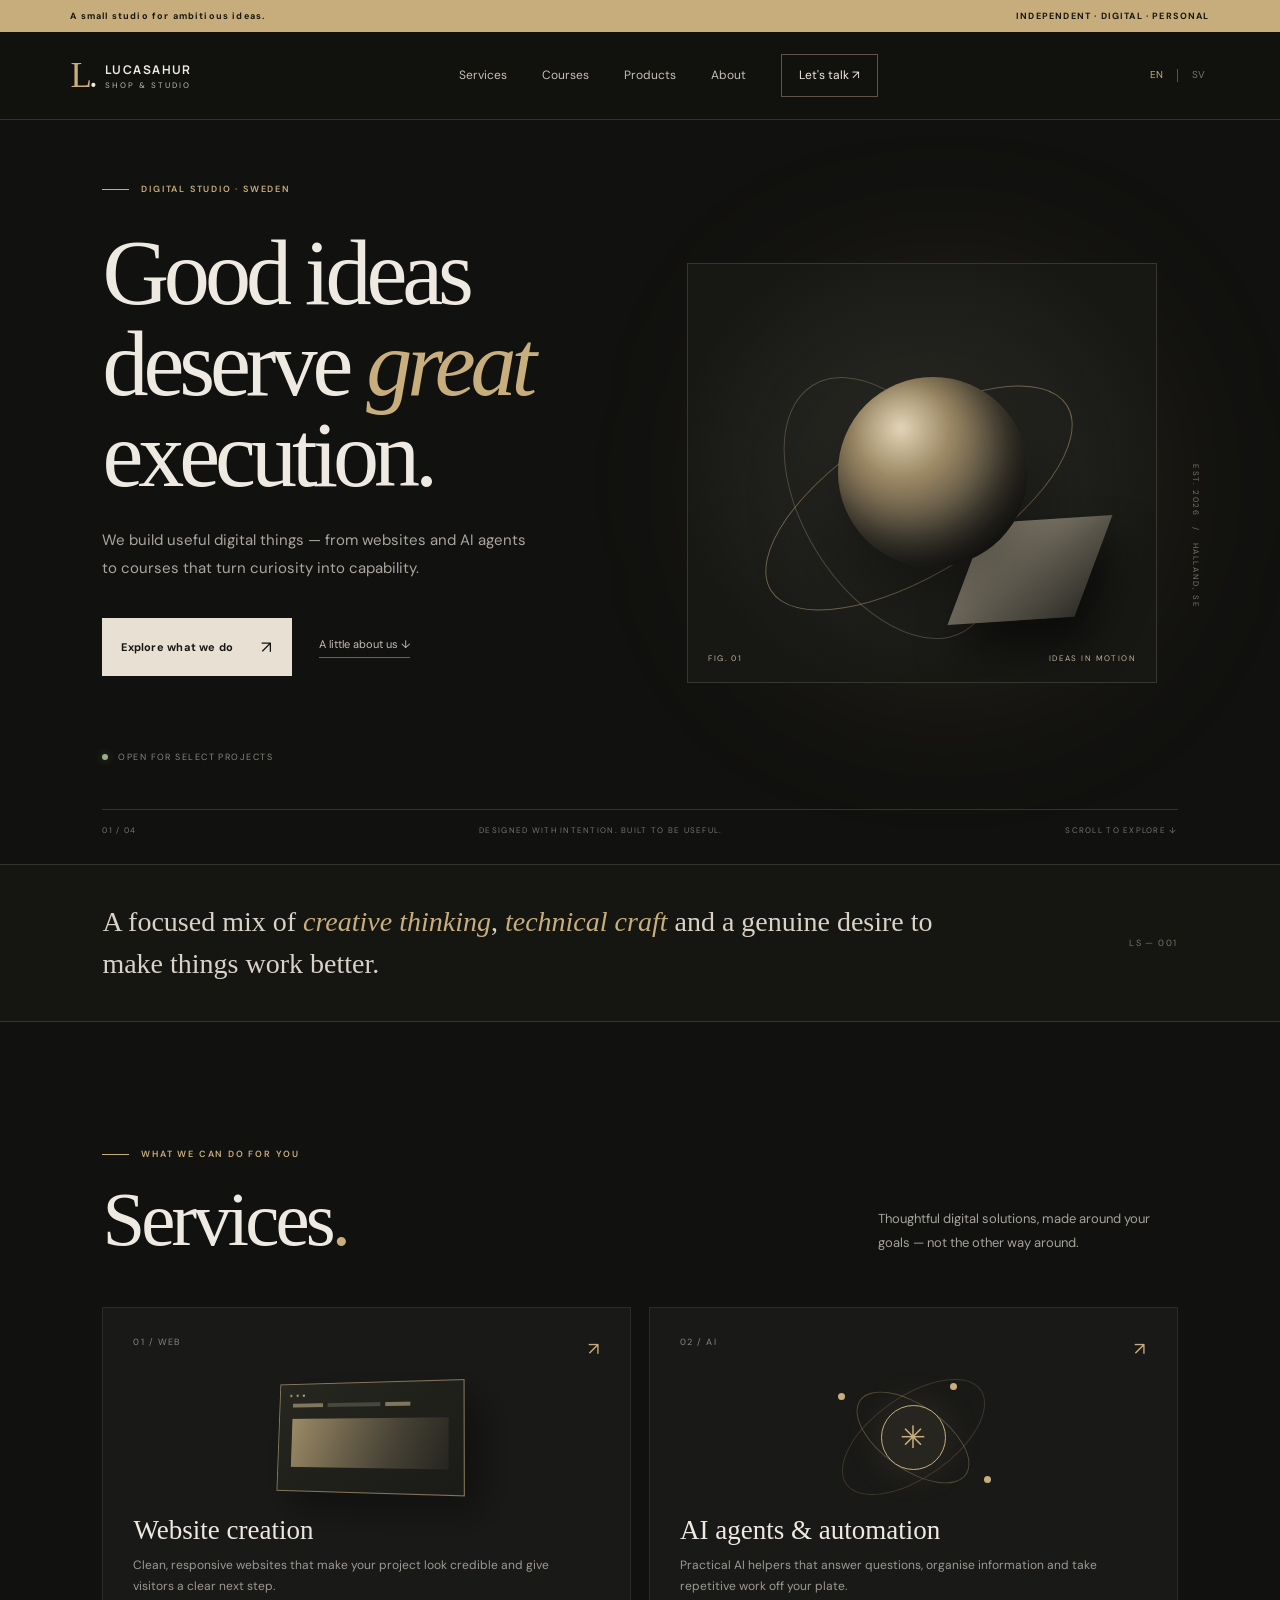
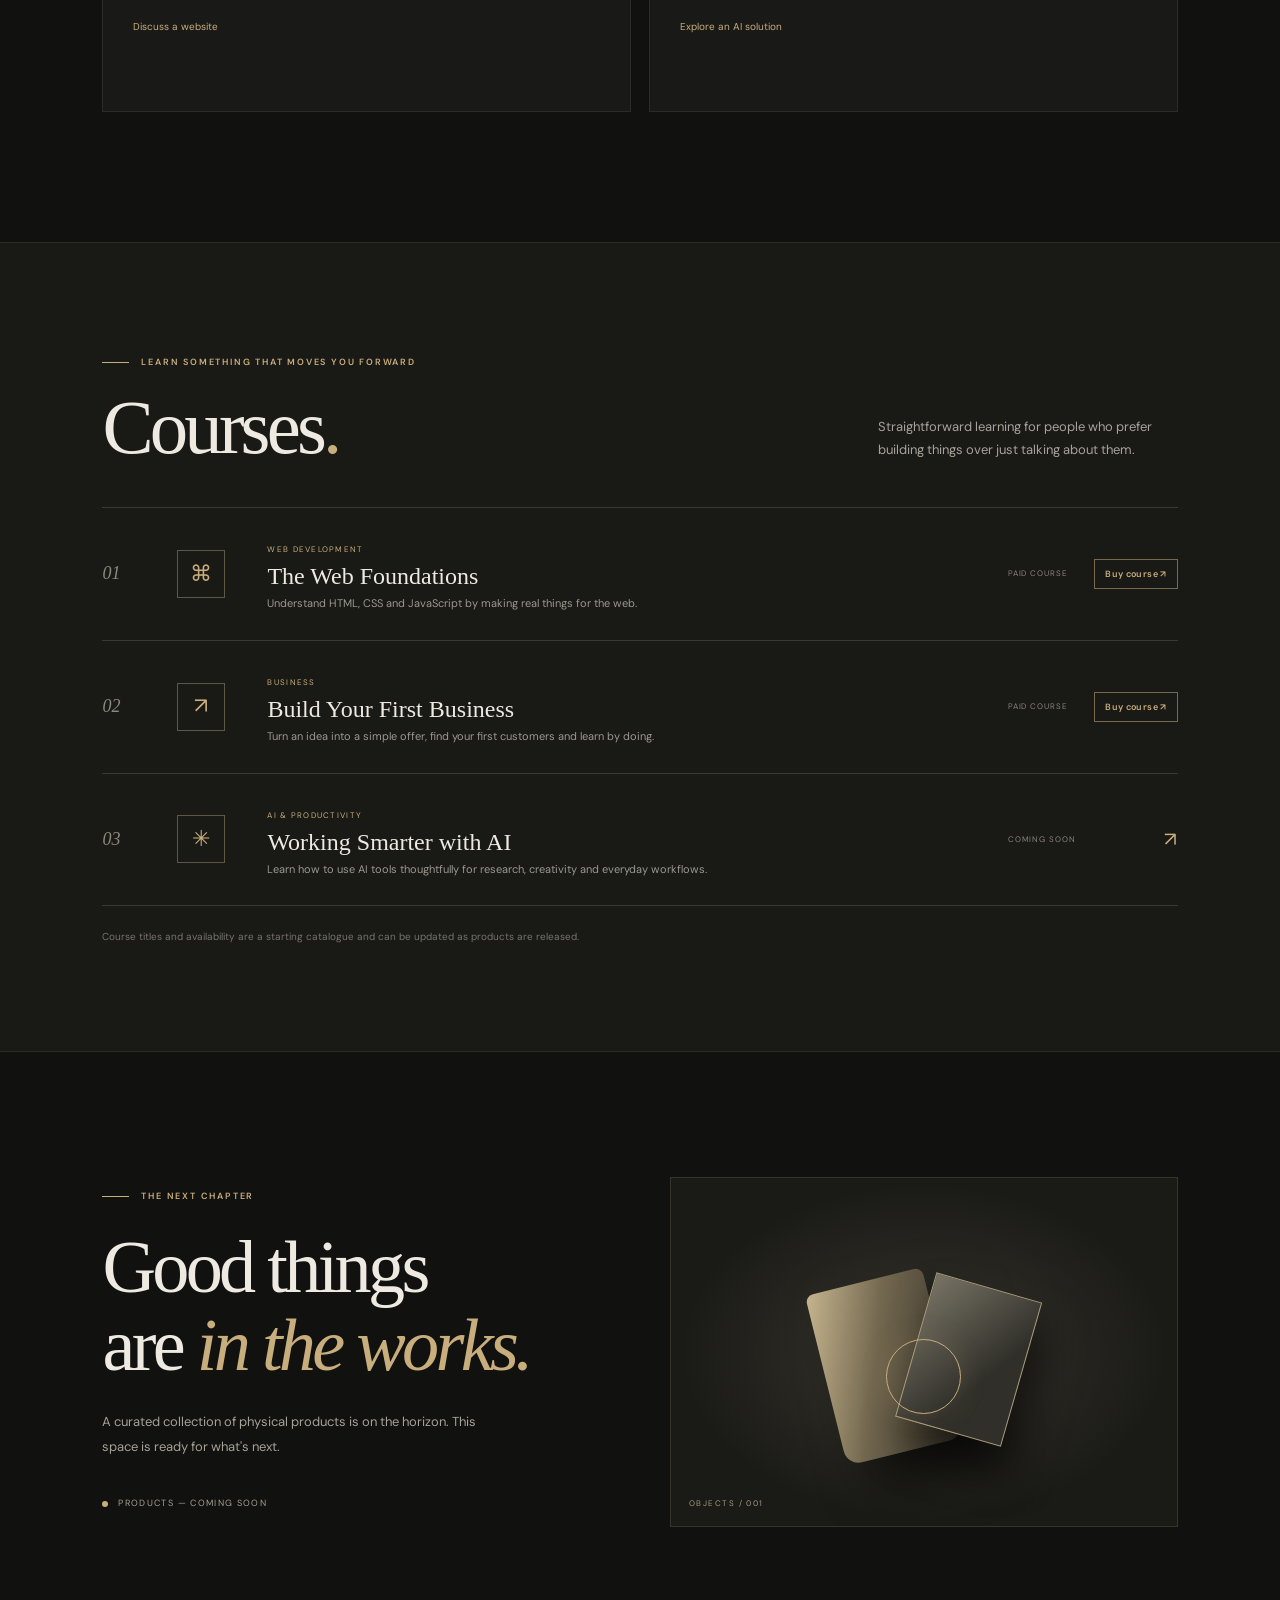
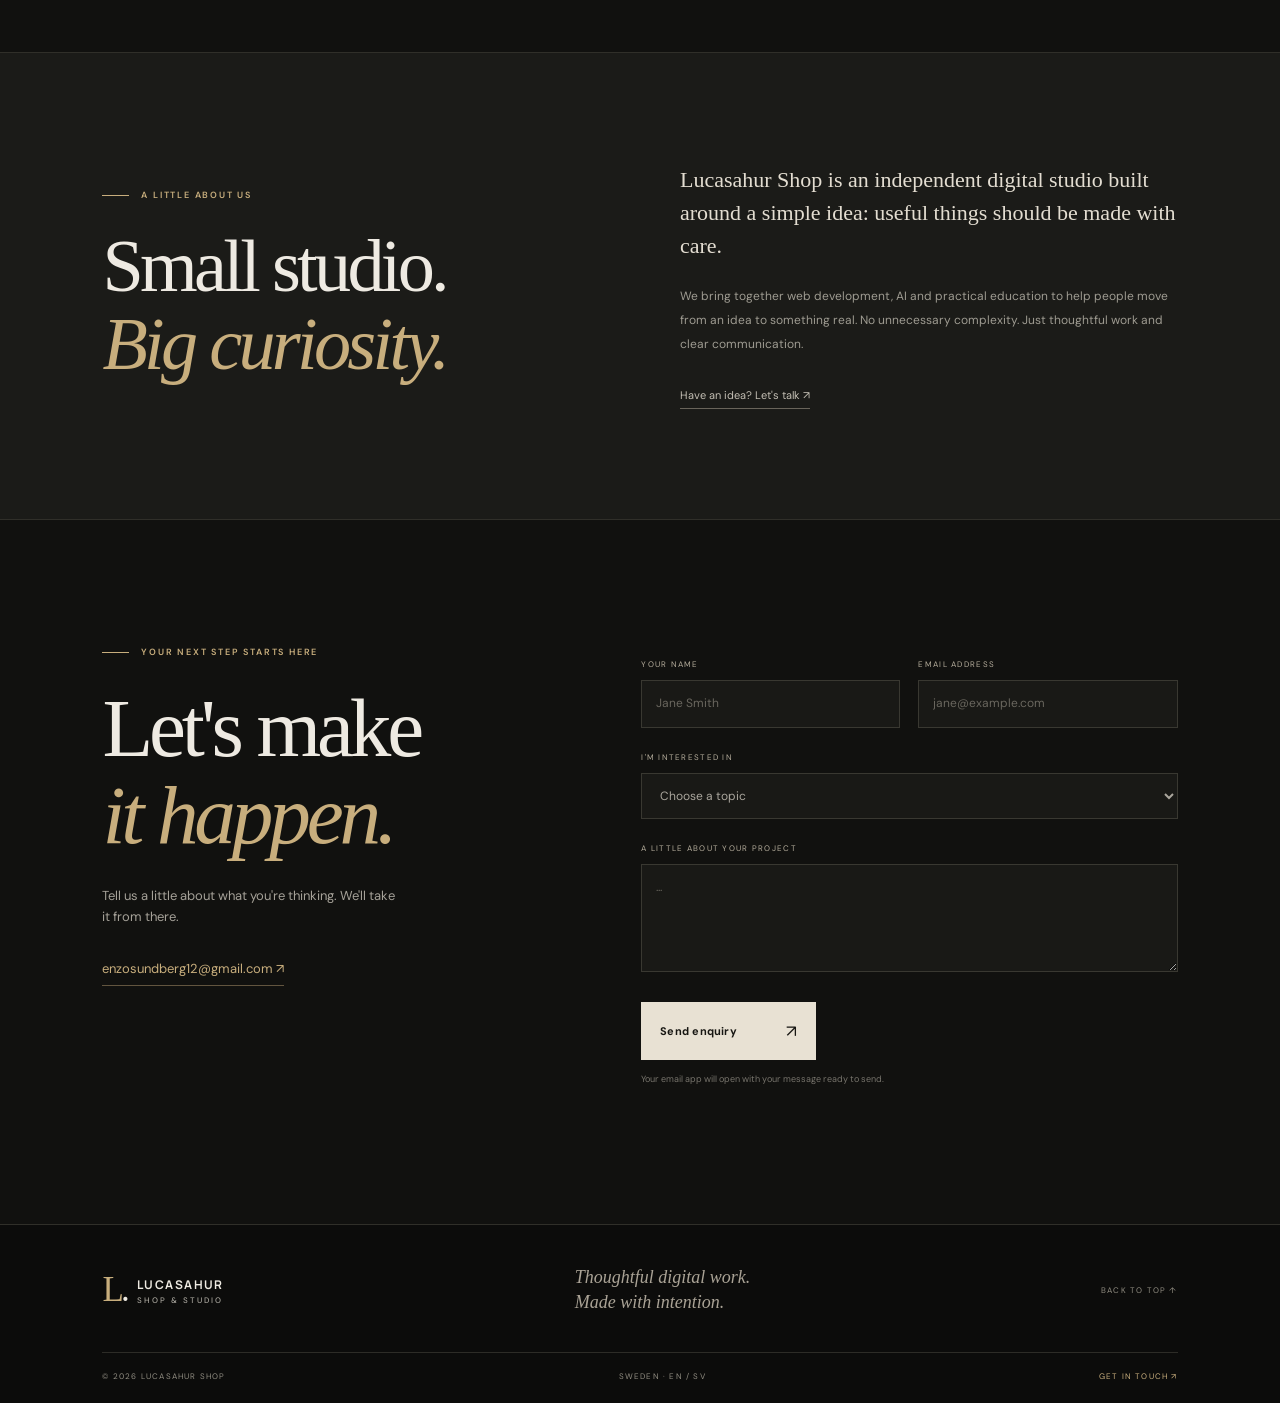
<file: index.html>
<!DOCTYPE html>
<html lang="en">
<head>
  <meta charset="UTF-8"><meta name="viewport" content="width=device-width, initial-scale=1">
  <meta name="theme-color" content="#11110f">
  <meta name="description" content="Lucasahur Shop — digital services, practical courses and thoughtful products.">
  <meta property="og:title" content="Lucasahur Shop — Digital, thoughtfully made">
  <meta property="og:description" content="Websites, AI agents and practical digital courses.">
  <title>Lucasahur Shop — Digital, thoughtfully made</title>
  <link rel="preconnect" href="https://fonts.googleapis.com">
  <link rel="preconnect" href="https://fonts.gstatic.com" crossorigin>
  <link href="https://fonts.googleapis.com/css2?family=DM+Sans:wght@400;500;600;700&family=Manrope:wght@400;500;600;700;800&display=swap" rel="stylesheet">
  <link rel="stylesheet" href="styles.css">
  <script defer src="script.js"></script>
  <script defer src="course-system.js"></script>
</head>
<body>
  <div class="announcement"><span data-en="A small studio for ambitious ideas." data-sv="En liten studio för stora idéer.">A small studio for ambitious ideas.</span><span class="announcement-right" data-en="INDEPENDENT · DIGITAL · PERSONAL" data-sv="OBEROENDE · DIGITALT · PERSONLIGT">INDEPENDENT · DIGITAL · PERSONAL</span></div>
  <header class="site-header">
    <a class="wordmark" href="#home" aria-label="Lucasahur Shop home"><span class="mark">L<span>.</span></span><span>LUCASAHUR<small>SHOP & STUDIO</small></span></a>
    <button class="menu-toggle" aria-label="Open menu" aria-expanded="false"><i></i><i></i></button>
    <nav class="main-nav">
      <a href="#services" data-en="Services" data-sv="Tjänster">Services</a>
      <a href="#courses" data-en="Courses" data-sv="Kurser">Courses</a>
      <a href="#products" data-en="Products" data-sv="Produkter">Products</a>
      <a href="#about" data-en="About" data-sv="Om oss">About</a>
      <a class="nav-contact" href="#contact" data-en="Let's talk ↗" data-sv="Kontakta oss ↗">Let's talk ↗</a>
    </nav>
    <div class="language-switch" aria-label="Language"><button class="lang active" data-lang="en">EN</button><span></span><button class="lang" data-lang="sv">SV</button></div>
  </header>

  <main>
    <section class="hero section-wrap" id="home">
      <div class="hero-copy">
        <div class="eyebrow"><span class="eyebrow-line"></span><span data-en="DIGITAL STUDIO · SWEDEN" data-sv="DIGITAL STUDIO · SVERIGE">DIGITAL STUDIO · SWEDEN</span></div>
        <h1 data-en="Good ideas<br>deserve <em>great</em><br>execution." data-sv="Bra idéer<br>förtjänar <em>riktigt</em><br>bra utförande.">Good ideas<br>deserve <em>great</em><br>execution.</h1>
        <p class="hero-lead" data-en="We build useful digital things — from websites and AI agents to courses that turn curiosity into capability." data-sv="Vi bygger användbara digitala lösningar — från webbplatser och AI-agenter till kurser som gör nyfikenhet till kunskap.">We build useful digital things — from websites and AI agents to courses that turn curiosity into capability.</p>
        <div class="hero-actions"><a class="button button-light" href="#services"><span data-en="Explore what we do" data-sv="Utforska våra tjänster">Explore what we do</span><b>↗</b></a><a class="text-link" href="#about" data-en="A little about us ↓" data-sv="Lite om oss ↓">A little about us ↓</a></div>
        <div class="hero-footnote"><span class="status-dot"></span><span data-en="OPEN FOR SELECT PROJECTS" data-sv="ÖPPEN FÖR UTVALDA PROJEKT">OPEN FOR SELECT PROJECTS</span></div>
      </div>
      <div class="hero-art" aria-label="Abstract architectural artwork">
        <div class="art-glow"></div><div class="art-frame"><div class="art-orbit orbit-one"></div><div class="art-orbit orbit-two"></div><div class="art-sphere"></div><div class="art-block"></div><div class="art-caption"><span>FIG. 01</span><span>IDEAS IN MOTION</span></div></div>
        <div class="art-side-note">EST. 2026&nbsp;&nbsp; / &nbsp;&nbsp;HALLAND, SE</div>
      </div>
      <div class="hero-bottom"><span>01 / 04</span><span data-en="DESIGNED WITH INTENTION. BUILT TO BE USEFUL." data-sv="GENOMTÄNKT DESIGN. BYGGT FÖR ATT VARA ANVÄNDBART.">DESIGNED WITH INTENTION. BUILT TO BE USEFUL.</span><span>SCROLL TO EXPLORE ↓</span></div>
    </section>

    <section class="intro-strip"><p data-en="A focused mix of <strong>creative thinking</strong>, <strong>technical craft</strong> and a genuine desire to make things work better." data-sv="En genomtänkt blandning av <strong>kreativt tänkande</strong>, <strong>tekniskt hantverk</strong> och en vilja att göra saker bättre.">A focused mix of <strong>creative thinking</strong>, <strong>technical craft</strong> and a genuine desire to make things work better.</p><span>LS — 001</span></section>

    <section class="content-section section-wrap" id="services">
      <div class="section-heading"><div><div class="eyebrow"><span class="eyebrow-line"></span><span data-en="WHAT WE CAN DO FOR YOU" data-sv="VAD VI KAN HJÄLPA DIG MED">WHAT WE CAN DO FOR YOU</span></div><h2 data-en="Services<span class='heading-period'>.</span>" data-sv="Tjänster<span class='heading-period'>.</span>">Services<span class="heading-period">.</span></h2></div><p data-en="Thoughtful digital solutions, made around your goals — not the other way around." data-sv="Genomtänkta digitala lösningar byggda kring dina mål — inte tvärtom.">Thoughtful digital solutions, made around your goals — not the other way around.</p></div>
      <div class="service-grid">
        <article class="service-card"><div class="card-top"><span>01 / WEB</span><span class="card-icon">↗</span></div><div class="line-art web-art"><div class="browser"><div class="browser-dots">•••</div><div class="browser-lines"><i></i><i></i><i></i></div><div class="browser-block"></div></div></div><h3 data-en="Website creation" data-sv="Webbdesign & utveckling">Website creation</h3><p data-en="Clean, responsive websites that make your project look credible and give visitors a clear next step." data-sv="Snygga, responsiva webbplatser som bygger förtroende och gör det enkelt för besökare att ta nästa steg.">Clean, responsive websites that make your project look credible and give visitors a clear next step.</p><a href="#contact" class="card-link" data-en="Discuss a website" data-sv="Prata om en webbplats">Discuss a website <b>↗</b></a></article>
        <article class="service-card"><div class="card-top"><span>02 / AI</span><span class="card-icon">↗</span></div><div class="line-art ai-art"><div class="ai-core">✳</div><div class="ai-ring ring-a"></div><div class="ai-ring ring-b"></div><span class="ai-node node-a"></span><span class="ai-node node-b"></span><span class="ai-node node-c"></span></div><h3 data-en="AI agents & automation" data-sv="AI-agenter & automatisering">AI agents & automation</h3><p data-en="Practical AI helpers that answer questions, organise information and take repetitive work off your plate." data-sv="Smarta AI-hjälpare som svarar på frågor, organiserar information och automatiserar repetitiva uppgifter.">Practical AI helpers that answer questions, organise information and take repetitive work off your plate.</p><a href="#contact" class="card-link" data-en="Explore an AI solution" data-sv="Utforska en AI-lösning">Explore an AI solution <b>↗</b></a></article>
      </div>
    </section>

    <section class="courses-section" id="courses"><div class="section-wrap">
      <div class="section-heading"><div><div class="eyebrow"><span class="eyebrow-line"></span><span data-en="LEARN SOMETHING THAT MOVES YOU FORWARD" data-sv="LÄR DIG NÅGOT SOM TAR DIG VIDARE">LEARN SOMETHING THAT MOVES YOU FORWARD</span></div><h2 data-en="Courses<span class='heading-period'>.</span>" data-sv="Kurser<span class='heading-period'>.</span>">Courses<span class="heading-period">.</span></h2></div><p data-en="Straightforward learning for people who prefer building things over just talking about them." data-sv="Praktiskt lärande för dig som hellre bygger saker än bara pratar om dem.">Straightforward learning for people who prefer building things over just talking about them.</p></div>
      <div class="course-list">
        <article class="course-row"><div class="course-number">01</div><div class="course-symbol">⌘</div><div class="course-info"><span class="course-tag" data-en="WEB DEVELOPMENT" data-sv="WEBBUTVECKLING">WEB DEVELOPMENT</span><h3 data-en="The Web Foundations" data-sv="Grunderna i webben">The Web Foundations</h3><p data-en="Understand HTML, CSS and JavaScript by making real things for the web." data-sv="Lär dig HTML, CSS och JavaScript genom att skapa riktiga saker för webben.">Understand HTML, CSS and JavaScript by making real things for the web.</p></div><div class="course-meta"><span data-en="PAID COURSE" data-sv="BETALKURS">PAID COURSE</span><button class="course-buy" data-course-buy="web-foundations" data-en="Buy course ↗" data-sv="Köp kurs ↗" type="button">Buy course ↗</button></div></article>
        <article class="course-row"><div class="course-number">02</div><div class="course-symbol">↗</div><div class="course-info"><span class="course-tag" data-en="BUSINESS" data-sv="FÖRETAGANDE">BUSINESS</span><h3 data-en="Build Your First Business" data-sv="Starta ditt första företag">Build Your First Business</h3><p data-en="Turn an idea into a simple offer, find your first customers and learn by doing." data-sv="Förvandla en idé till ett erbjudande, hitta dina första kunder och lär genom att göra.">Turn an idea into a simple offer, find your first customers and learn by doing.</p></div><div class="course-meta"><span data-en="PAID COURSE" data-sv="BETALKURS">PAID COURSE</span><button class="course-buy" data-course-buy="first-business" data-en="Buy course ↗" data-sv="Köp kurs ↗" type="button">Buy course ↗</button></div></article>
        <article class="course-row"><div class="course-number">03</div><div class="course-symbol">✳</div><div class="course-info"><span class="course-tag" data-en="AI & PRODUCTIVITY" data-sv="AI & PRODUKTIVITET">AI & PRODUCTIVITY</span><h3 data-en="Working Smarter with AI" data-sv="Arbeta smartare med AI">Working Smarter with AI</h3><p data-en="Learn how to use AI tools thoughtfully for research, creativity and everyday workflows." data-sv="Lär dig använda AI-verktyg för research, kreativitet och vardagliga arbetsflöden.">Learn how to use AI tools thoughtfully for research, creativity and everyday workflows.</p></div><div class="course-meta"><span data-en="COMING SOON" data-sv="KOMMER SNART">COMING SOON</span><a href="#contact" aria-label="Enquire about Working Smarter with AI">↗</a></div></article>
      </div>
      <p class="small-note" data-en="Course titles and availability are a starting catalogue and can be updated as products are released." data-sv="Kursnamn och tillgänglighet är en första katalog som kan uppdateras när kurser lanseras.">Course titles and availability are a starting catalogue and can be updated as products are released.</p>
    </div></section>

    <section class="products-section section-wrap" id="products"><div class="products-copy"><div class="eyebrow"><span class="eyebrow-line"></span><span data-en="THE NEXT CHAPTER" data-sv="NÄSTA KAPITEL">THE NEXT CHAPTER</span></div><h2 data-en="Good things<br>are <em>in the works.</em>" data-sv="Något bra<br>är <em>på gång.</em>">Good things<br>are <em>in the works.</em></h2><p data-en="A curated collection of physical products is on the horizon. This space is ready for what's next." data-sv="En noga utvald samling fysiska produkter är på väg. Den här platsen väntar på nästa kapitel.">A curated collection of physical products is on the horizon. This space is ready for what's next.</p><span class="coming-label"><i></i><span data-en="PRODUCTS — COMING SOON" data-sv="PRODUKTER — KOMMER SNART">PRODUCTS — COMING SOON</span></span></div><div class="product-visual"><div class="product-shape shape-one"></div><div class="product-shape shape-two"></div><div class="product-shape shape-three"></div><span>OBJECTS / 001</span></div></section>

    <section class="about-section" id="about"><div class="section-wrap about-grid"><div><div class="eyebrow"><span class="eyebrow-line"></span><span data-en="A LITTLE ABOUT US" data-sv="LITE OM OSS">A LITTLE ABOUT US</span></div><h2 data-en="Small studio.<br><em>Big curiosity.</em>" data-sv="Liten studio.<br><em>Stor nyfikenhet.</em>">Small studio.<br><em>Big curiosity.</em></h2></div><div class="about-copy"><p class="about-lead" data-en="Lucasahur Shop is an independent digital studio built around a simple idea: useful things should be made with care." data-sv="Lucasahur Shop är en fristående digital studio med en enkel idé: användbara saker ska skapas med omtanke.">Lucasahur Shop is an independent digital studio built around a simple idea: useful things should be made with care.</p><p data-en="We bring together web development, AI and practical education to help people move from an idea to something real. No unnecessary complexity. Just thoughtful work and clear communication." data-sv="Vi kombinerar webbutveckling, AI och praktiskt lärande för att hjälpa människor gå från idé till verklighet. Ingen onödig komplexitet. Bara genomtänkt arbete och tydlig kommunikation.">We bring together web development, AI and practical education to help people move from an idea to something real. No unnecessary complexity. Just thoughtful work and clear communication.</p><a class="text-link" href="#contact" data-en="Have an idea? Let's talk ↗" data-sv="Har du en idé? Hör av dig ↗">Have an idea? Let's talk ↗</a></div></div></section>

    <section class="contact-section section-wrap" id="contact"><div class="contact-heading"><div class="eyebrow"><span class="eyebrow-line"></span><span data-en="YOUR NEXT STEP STARTS HERE" data-sv="DITT NÄSTA STEG BÖRJAR HÄR">YOUR NEXT STEP STARTS HERE</span></div><h2 data-en="Let's make<br><em>it happen.</em>" data-sv="Låt oss<br><em>förverkliga det.</em>">Let's make<br><em>it happen.</em></h2><p data-en="Tell us a little about what you're thinking. We'll take it from there." data-sv="Berätta lite om vad du har i tankarna. Vi tar det vidare därifrån.">Tell us a little about what you're thinking. We'll take it from there.</p><a class="email-link" href="mailto:enzosundberg12@gmail.com">enzosundberg12@gmail.com ↗</a></div>
      <form class="contact-form" id="contactForm"><div class="form-row"><label><span data-en="YOUR NAME" data-sv="DITT NAMN">YOUR NAME</span><input name="name" required autocomplete="name" placeholder="Jane Smith"></label><label><span data-en="EMAIL ADDRESS" data-sv="E-POSTADRESS">EMAIL ADDRESS</span><input type="email" name="email" required autocomplete="email" placeholder="jane@example.com"></label></div><label><span data-en="I'M INTERESTED IN" data-sv="JAG ÄR INTRESSERAD AV">I'M INTERESTED IN</span><select name="interest" required><option value="" data-en="Choose a topic" data-sv="Välj ett ämne">Choose a topic</option><option>Website / Webbplats</option><option>AI agent / AI-agent</option><option>Course / Kurs</option><option>Physical products / Fysiska produkter</option><option>Something else / Annat</option></select></label><label><span data-en="A LITTLE ABOUT YOUR PROJECT" data-sv="BERÄTTA LITE OM DITT PROJEKT">A LITTLE ABOUT YOUR PROJECT</span><textarea name="message" rows="4" required placeholder="..."></textarea></label><button class="button button-light submit-button" type="submit"><span data-en="Send enquiry" data-sv="Skicka förfrågan">Send enquiry</span><b>↗</b></button><p class="form-note" data-en="Your email app will open with your message ready to send." data-sv="Ditt e-postprogram öppnas med meddelandet redo att skickas.">Your email app will open with your message ready to send.</p></form>
    </section>
  </main>
  <footer class="site-footer"><div class="footer-top"><a class="wordmark footer-wordmark" href="#home"><span class="mark">L<span>.</span></span><span>LUCASAHUR<small>SHOP & STUDIO</small></span></a><p data-en="Thoughtful digital work.<br>Made with intention." data-sv="Genomtänkt digitalt arbete.<br>Skapat med omtanke.">Thoughtful digital work.<br>Made with intention.</p><a href="#home" class="back-top" data-en="BACK TO TOP ↑" data-sv="TILL TOPPEN ↑">BACK TO TOP ↑</a></div><div class="footer-bottom"><span>© 2026 LUCASAHUR SHOP</span><span>SWEDEN · EN / SV</span><a href="mailto:enzosundberg12@gmail.com">GET IN TOUCH ↗</a></div></footer>
</body></html>
</file>
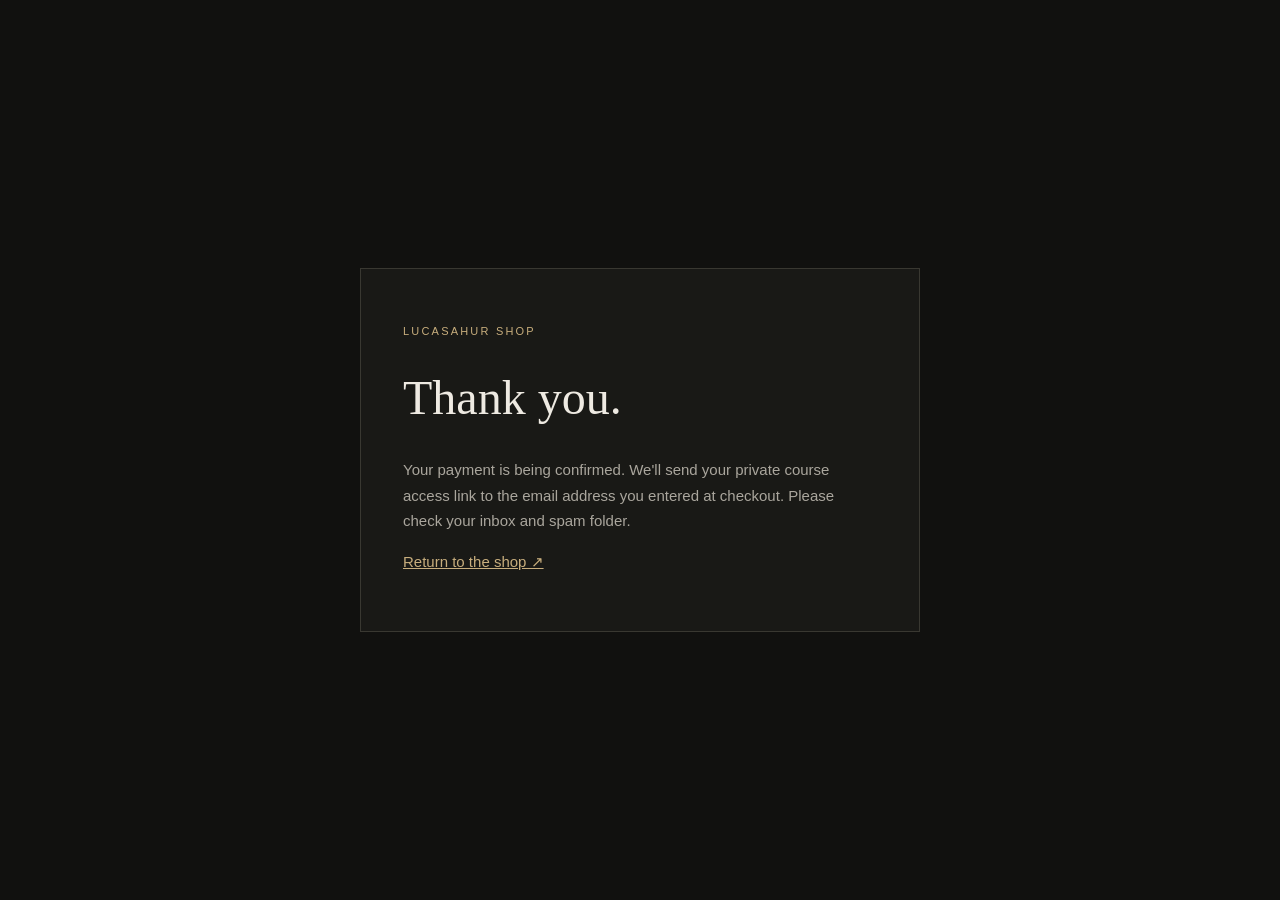
<file: course-success.html>
<!DOCTYPE html>
<html lang="en">
<head><meta charset="UTF-8"><meta name="viewport" content="width=device-width,initial-scale=1"><meta name="robots" content="noindex,nofollow"><title>Thank you — Lucasahur Shop</title>
<style>*{box-sizing:border-box}body{margin:0;min-height:100vh;display:grid;place-items:center;background:#11110f;color:#eeeae2;font:15px/1.7 Arial,sans-serif;padding:24px}.panel{max-width:560px;border:1px solid #393831;background:#191916;padding:42px}.brand{color:#c8ae7d;font-size:11px;letter-spacing:.2em}h1{font:normal 48px/1.1 Georgia,serif}p{color:#aaa69d}a{color:#c8ae7d}</style></head>
<body><main class="panel"><p class="brand">LUCASAHUR SHOP</p><h1>Thank you.</h1><p>Your payment is being confirmed. We'll send your private course access link to the email address you entered at checkout. Please check your inbox and spam folder.</p><p><a href="./">Return to the shop ↗</a></p></main></body></html>
</file>
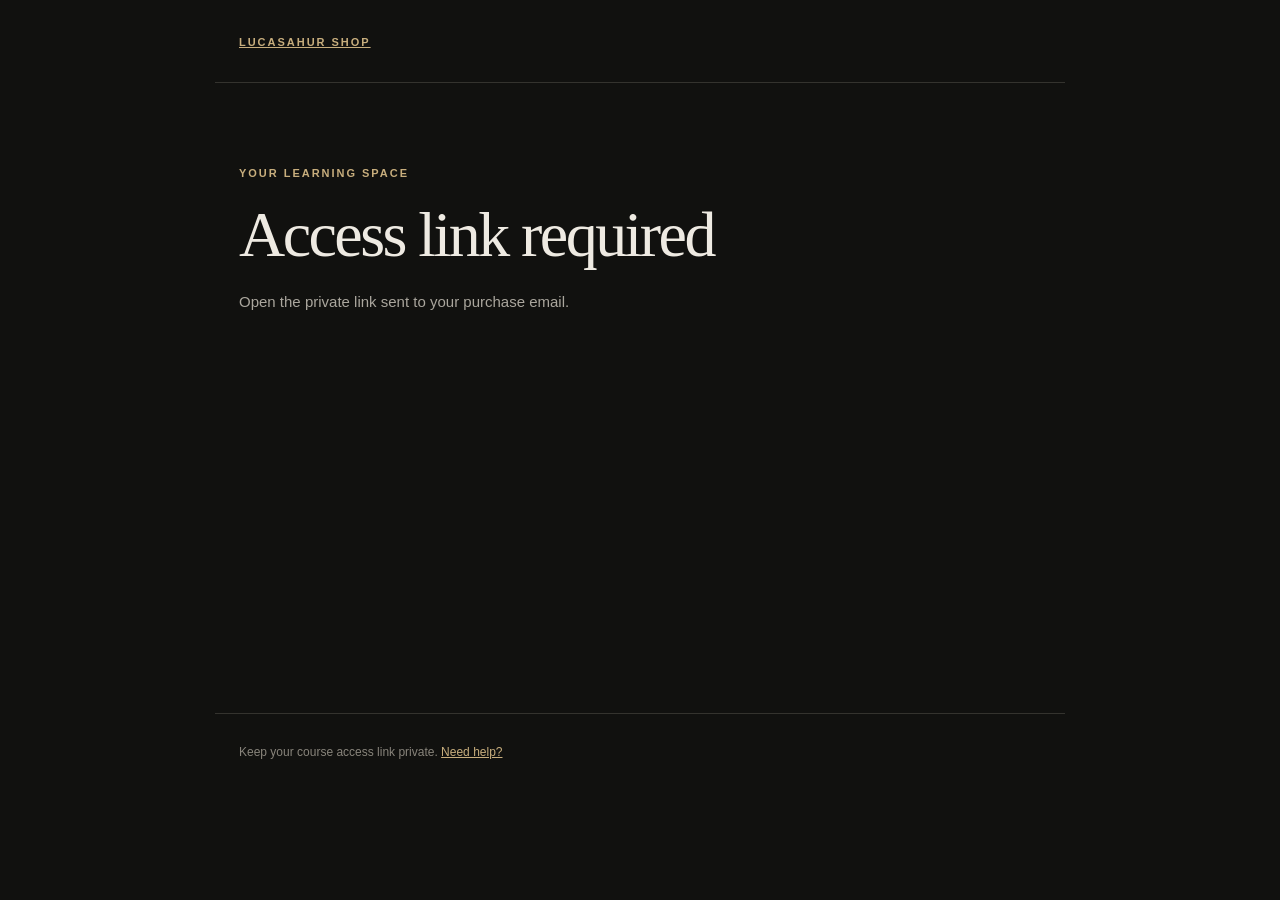
<file: course.html>
<!DOCTYPE html>
<html lang="en">
<head>
  <meta charset="UTF-8">
  <meta name="viewport" content="width=device-width, initial-scale=1">
  <meta name="robots" content="noindex,nofollow">
  <meta name="theme-color" content="#11110f">
  <title>Your course — Lucasahur Shop</title>
  <style>
    *{box-sizing:border-box}body{margin:0;background:#11110f;color:#eeeae2;font:15px/1.7 Arial,sans-serif}
    header,main,footer{max-width:850px;margin:auto;padding:28px 24px}header{border-bottom:1px solid #34332e}
    .brand{color:#c8ae7d;letter-spacing:.18em;font-size:11px;font-weight:bold}main{padding-top:70px;min-height:70vh}
    h1{font:normal clamp(40px,7vw,64px)/1.1 Georgia,serif;letter-spacing:-.04em;margin:18px 0}
    .muted{color:#aaa69d}.lesson{border-top:1px solid #393831;padding:24px 0}.lesson h2{font:normal 25px Georgia,serif;margin:0 0 10px}
    .lesson p{white-space:pre-wrap;color:#c8c3b8}.status{padding:18px;border:1px solid #494438;background:#191916;color:#c8ae7d}
    a{color:#c8ae7d}footer{border-top:1px solid #34332e;color:#88847b;font-size:12px}
  </style>
</head>
<body>
  <header><a class="brand" href="./">LUCASAHUR SHOP</a></header>
  <main>
    <p class="brand">YOUR LEARNING SPACE</p>
    <h1 id="course-title">Loading your course…</h1>
    <p class="muted" id="intro">Checking your private access link.</p>
    <div id="course-content" aria-live="polite"></div>
  </main>
  <footer>Keep your course access link private. <a href="mailto:enzosundberg12@gmail.com">Need help?</a></footer>
  <script src="course-system.js"></script>
  <script src="course-access.js"></script>
</body>
</html>
</file>
<file: styles.css>
:root{--bg:#11110f;--panel:#191917;--panel2:#20201d;--text:#eeeae2;--muted:#a6a39b;--gold:#c8ae7d;--line:#34332e;--serif:Georgia,'Times New Roman',serif}*{box-sizing:border-box}html{scroll-behavior:smooth;scroll-padding-top:100px}body{margin:0;background:var(--bg);color:var(--text);font-family:'DM Sans',sans-serif;font-size:15px;line-height:1.65;-webkit-font-smoothing:antialiased}a{color:inherit;text-decoration:none}button,input,textarea,select{font:inherit}.announcement{height:32px;padding:0 5.5%;display:flex;justify-content:space-between;align-items:center;background:#c7ad7b;color:#171611;font-size:9px;letter-spacing:.13em;font-weight:700}.site-header{height:88px;padding:0 5.5%;display:flex;align-items:center;justify-content:space-between;border-bottom:1px solid var(--line);position:sticky;top:0;z-index:20;background:rgba(17,17,15,.94);backdrop-filter:blur(14px)}.wordmark{display:flex;align-items:center;gap:10px;font:700 12px Manrope,sans-serif;letter-spacing:.12em}.wordmark small{display:block;font:500 8px 'DM Sans',sans-serif;letter-spacing:.25em;color:var(--muted);margin-top:2px}.mark{font:500 35px var(--serif);color:var(--gold);letter-spacing:-.08em}.mark span{color:var(--text)}.main-nav{display:flex;align-items:center;gap:35px;font-size:12px;color:#c5c1b8}.main-nav a:hover,.text-link:hover{color:var(--gold)}.main-nav .nav-contact{border:1px solid #5c5548;padding:11px 17px;color:var(--text)}.language-switch{display:flex;align-items:center;gap:9px;font-size:10px}.language-switch span{width:1px;height:13px;background:#56534b}.lang{border:0;background:none;color:#77746d;padding:5px;cursor:pointer}.lang.active{color:var(--gold)}.menu-toggle{display:none}.section-wrap{padding-left:8%;padding-right:8%;max-width:1600px;margin:auto}.hero{min-height:690px;display:grid;grid-template-columns:1.05fr .95fr;align-items:center;position:relative;padding-top:62px;padding-bottom:100px}.hero-copy{position:relative;z-index:2}.eyebrow{display:flex;align-items:center;gap:12px;font-size:9px;letter-spacing:.2em;color:var(--gold);font-weight:600}.eyebrow-line{width:27px;height:1px;background:var(--gold)}h1,h2,h3,p{margin-top:0}.hero h1{font:500 clamp(58px,7.2vw,104px)/.99 var(--serif);letter-spacing:-.055em;margin:31px 0 24px}.hero h1 em,h2 em{font-style:italic;color:var(--gold);font-weight:400}.hero-lead{max-width:430px;color:#aaa69d;font-size:15px;line-height:1.9}.hero-actions{display:flex;align-items:center;gap:27px;margin-top:35px}.button{display:inline-flex;align-items:center;justify-content:space-between;gap:28px;padding:15px 19px;font-size:11px;font-weight:700;letter-spacing:.02em;border:0;cursor:pointer}.button-light{background:#e8e1d3;color:#171612}.button-light:hover{background:var(--gold)}.button b{font-size:17px;font-weight:400}.text-link{font-size:11px;color:#c4bfb4;border-bottom:1px solid #69645a;padding-bottom:4px}.hero-footnote{margin-top:74px;font-size:9px;letter-spacing:.16em;color:#89867e;display:flex;align-items:center;gap:10px}.status-dot,.coming-label i{width:6px;height:6px;border-radius:50%;background:#9baf87;box-shadow:0 0 10px #9baf8766}.hero-art{height:470px;position:relative;display:grid;place-items:center}.art-frame{width:min(100%,470px);height:420px;position:relative;overflow:hidden;background:radial-gradient(ellipse at 50% 48%,#3a3931 0,#22221e 38%,#171714 75%);border:1px solid #38372f}.art-glow{position:absolute;width:300px;height:300px;background:#b59a6840;filter:blur(100px);border-radius:50%;top:20%;left:25%}.art-sphere{position:absolute;width:190px;height:190px;border-radius:50%;top:27%;left:32%;background:radial-gradient(circle at 33% 27%,#e1d4b6,#9d8965 26%,#504a3c 58%,#26251f 78%);box-shadow:inset -20px -20px 45px #080807aa,0 25px 80px #0009;z-index:2}.art-block{position:absolute;width:140px;height:90px;bottom:16%;right:12%;background:linear-gradient(135deg,#aaa18c,#5b574c 60%,#302f29);transform:skewY(-28deg) rotate(25deg);box-shadow:20px 25px 40px #0008}.art-orbit{position:absolute;border:1px solid #c4ae7a80;border-radius:50%;width:350px;height:150px;top:38%;left:12%;transform:rotate(-32deg)}.orbit-two{transform:rotate(58deg);width:290px;height:170px;border-color:#d9c9a444}.art-caption{position:absolute;bottom:17px;left:20px;right:20px;display:flex;justify-content:space-between;color:#bdb39d;font-size:8px;letter-spacing:.18em}.art-side-note{position:absolute;right:-24px;top:48%;writing-mode:vertical-rl;font-size:8px;letter-spacing:.2em;color:#77746b}.hero-bottom{position:absolute;bottom:27px;left:8%;right:8%;border-top:1px solid var(--line);padding-top:14px;display:flex;justify-content:space-between;color:#77746c;font-size:8px;letter-spacing:.16em}.intro-strip{border-top:1px solid var(--line);border-bottom:1px solid var(--line);padding:36px 8%;display:flex;align-items:center;justify-content:space-between;gap:30px;background:#151512}.intro-strip p{font:400 clamp(19px,2.2vw,28px)/1.5 var(--serif);max-width:850px;margin:0;color:#d8d2c7}.intro-strip strong{color:var(--gold);font-weight:400;font-style:italic}.intro-strip>span{font-size:9px;color:#77746c;letter-spacing:.16em}.content-section{padding-top:125px;padding-bottom:130px}.section-heading{display:flex;align-items:end;justify-content:space-between;gap:40px;margin-bottom:48px}.section-heading h2,.courses-section h2{font:500 clamp(52px,6vw,78px)/1 var(--serif);letter-spacing:-.05em;margin:20px 0 0}.heading-period{color:var(--gold)}.section-heading>p{max-width:300px;color:var(--muted);font-size:13px;line-height:1.8;margin-bottom:5px}.service-grid{display:grid;grid-template-columns:1fr 1fr;gap:18px}.service-card{background:var(--panel);border:1px solid #2c2b26;padding:27px 30px 30px;min-height:405px;transition:transform .3s,border-color .3s}.service-card:hover{transform:translateY(-5px);border-color:#75674d}.card-top{display:flex;justify-content:space-between;font-size:9px;letter-spacing:.16em;color:#89857c}.card-icon{color:var(--gold);font-size:18px}.line-art{height:145px;display:grid;place-items:center;position:relative}.browser{width:190px;height:112px;border:1px solid #84775b;position:relative;padding:20px 14px 12px;background:linear-gradient(145deg,#272720,#1a1a17);transform:perspective(400px) rotateY(-12deg) rotateX(5deg);box-shadow:15px 15px 35px #0006}.browser-dots{position:absolute;top:4px;left:10px;color:var(--gold);font-size:10px;letter-spacing:3px}.browser-lines{display:flex;gap:5px}.browser-lines i{height:4px;width:33px;background:#81775e}.browser-lines i:nth-child(2){width:55px;background:#48473d}.browser-lines i:nth-child(3){width:25px}.browser-block{height:50px;margin-top:12px;background:linear-gradient(110deg,#9c8a66,#464235 65%,#26251f);width:100%}.ai-core{width:65px;height:65px;border:1px solid var(--gold);border-radius:50%;display:grid;place-items:center;color:var(--gold);font-size:31px;z-index:2;background:#26251f;box-shadow:0 0 40px #c8ae7d20}.ai-ring{position:absolute;width:130px;height:65px;border:1px solid #88765288;border-radius:50%;transform:rotate(35deg)}.ring-b{transform:rotate(-35deg);width:165px;height:82px;border-color:#88765255}.ai-node{position:absolute;width:7px;height:7px;background:var(--gold);border-radius:50%}.node-a{top:28px;left:calc(50% - 75px)}.node-b{bottom:27px;right:calc(50% - 78px)}.node-c{top:18px;right:calc(50% - 44px)}.service-card h3{font:500 27px var(--serif);margin:5px 0 9px}.service-card p{color:#9d9a91;font-size:12px;line-height:1.8;max-width:430px;min-height:44px}.card-link{display:inline-flex;gap:20px;align-items:center;color:var(--gold);font-size:10px;margin-top:8px}.card-link b{font-size:16px;font-weight:400}.courses-section{background:#191916;padding:112px 0 105px;border-top:1px solid #2b2a25;border-bottom:1px solid #2b2a25}.courses-section .section-heading{margin-bottom:40px}.course-list{border-top:1px solid #3a3932}.course-row{display:grid;grid-template-columns:55px 70px 1fr 170px;gap:20px;align-items:center;padding:27px 0;border-bottom:1px solid #3a3932}.course-number{font:italic 18px var(--serif);color:#8d887c}.course-symbol{width:48px;height:48px;border:1px solid #5e5647;display:grid;place-items:center;color:var(--gold);font-size:22px}.course-tag{font-size:8px;letter-spacing:.16em;color:var(--gold)}.course-info h3{font:500 24px var(--serif);margin:4px 0}.course-info p{font-size:11px;color:#9b988f;margin:0}.course-meta{display:flex;align-items:center;justify-content:space-between;gap:12px;font-size:8px;letter-spacing:.12em;color:#89857a}.course-meta a{font-size:20px;color:var(--gold)}.small-note{font-size:10px;color:#77746c;margin:23px 0 0}.products-section{display:grid;grid-template-columns:1fr 1fr;gap:60px;align-items:center;padding-top:125px;padding-bottom:125px}.products-copy h2,.about-grid h2,.contact-heading h2{font:500 clamp(48px,5.8vw,76px)/1.05 var(--serif);letter-spacing:-.05em;margin:25px 0}.products-copy>p{max-width:380px;color:#a5a198;font-size:13px;line-height:1.9}.coming-label{display:inline-flex;align-items:center;gap:10px;color:#a6a094;font-size:9px;letter-spacing:.15em;margin-top:24px}.coming-label i{background:var(--gold);box-shadow:none}.product-visual{height:350px;background:radial-gradient(ellipse at center,#39372e,#1a1a17 68%);border:1px solid #35332c;position:relative;overflow:hidden;display:grid;place-items:center}.product-visual>span{position:absolute;bottom:16px;left:18px;font-size:8px;letter-spacing:.18em;color:#a69a7c}.product-shape{position:absolute}.shape-one{width:120px;height:175px;background:linear-gradient(110deg,#c6b58f,#71664e 45%,#39352b);border-radius:8px 8px 15px 15px;transform:rotate(-14deg) translate(-42px,5px);box-shadow:25px 30px 50px #0009}.shape-two{width:110px;height:150px;background:linear-gradient(125deg,#777365,#302f29 65%);border:1px solid #a89a7a;transform:rotate(16deg) translate(45px,-5px);box-shadow:15px 25px 40px #0008}.shape-three{width:75px;height:75px;border-radius:50%;border:1px solid #c8ae7d;transform:translate(0,25px);box-shadow:0 0 30px #c8ae7d20}.about-section{background:#1b1b18;border-top:1px solid #302f29;border-bottom:1px solid #302f29;padding:110px 0}.about-grid{display:grid;grid-template-columns:1fr 1fr;gap:80px;align-items:center}.about-grid h2{margin-bottom:0}.about-copy{max-width:500px}.about-lead{font:400 22px/1.5 var(--serif);color:#e3ddd1}.about-copy>p:not(.about-lead){color:#9e9b91;font-size:12px;line-height:2}.about-copy .text-link{display:inline-block;margin-top:18px}.contact-section{padding-top:125px;padding-bottom:125px;display:grid;grid-template-columns:.9fr 1.1fr;gap:100px}.contact-heading h2{font-size:clamp(58px,6.5vw,86px)}.contact-heading>p{color:#a5a198;font-size:13px;max-width:300px}.email-link{display:inline-block;color:var(--gold);font-size:13px;margin-top:18px;border-bottom:1px solid #62553f;padding-bottom:5px}.contact-form{padding-top:13px}.contact-form label{display:block;margin-bottom:23px}.contact-form label>span{display:block;font-size:8px;letter-spacing:.16em;color:#b5ad9c;margin-bottom:9px}.form-row{display:grid;grid-template-columns:1fr 1fr;gap:18px}.contact-form input,.contact-form textarea,.contact-form select{width:100%;border:1px solid #393831;background:#191916;color:var(--text);padding:13px 14px;outline:none;font-size:12px;border-radius:0}.contact-form input:focus,.contact-form textarea:focus,.contact-form select:focus{border-color:var(--gold)}.contact-form input::placeholder,.contact-form textarea::placeholder{color:#69665e}.contact-form select{color:#aaa69d}.contact-form textarea{resize:vertical}.submit-button{min-width:175px}.form-note{font-size:9px;color:#77746c;margin:12px 0}.site-footer{background:#0c0c0b;border-top:1px solid #302f29;padding:40px 8% 20px}.footer-top{display:flex;align-items:center;justify-content:space-between;padding-bottom:36px}.footer-top>p{font:italic 18px/1.4 var(--serif);color:#aaa396;margin:0}.back-top,.footer-bottom{font-size:8px;letter-spacing:.15em;color:#918d82}.footer-bottom{border-top:1px solid #2d2c27;padding-top:17px;display:flex;justify-content:space-between;gap:20px}.footer-bottom a{color:var(--gold)}.menu-toggle{background:none;border:0}.menu-toggle i{display:block;width:23px;height:1px;background:var(--text);margin:6px}.menu-toggle{display:none}@media(max-width:900px){.main-nav{gap:19px}.hero{padding-left:6%;padding-right:6%}.section-wrap{padding-left:6%;padding-right:6%}.hero h1{font-size:clamp(58px,8vw,82px)}.hero-art{height:390px}.art-frame{height:350px}.contact-section{gap:50px}.art-side-note{right:-12px}}@media(max-width:680px){.announcement{padding:0 5%;font-size:8px}.announcement-right{display:none}.site-header{height:72px;padding:0 5%}.menu-toggle{display:block;order:3}.language-switch{margin-left:auto;margin-right:17px}.main-nav{display:none;position:absolute;top:71px;left:0;right:0;background:#151512;border-bottom:1px solid var(--line);padding:20px 6%;flex-direction:column;align-items:stretch;gap:0}.main-nav.open{display:flex}.main-nav a{padding:13px 0;border-bottom:1px solid #2d2c27}.main-nav .nav-contact{margin-top:12px;text-align:center;border:1px solid #5c5548}.hero{display:flex;flex-direction:column;align-items:stretch;padding-top:65px;padding-bottom:85px;min-height:auto}.hero h1{font-size:clamp(62px,15vw,88px)}.hero-lead{font-size:13px}.hero-footnote{margin-top:40px}.hero-art{height:310px;margin-top:30px}.art-frame{height:285px;width:100%}.art-sphere{width:135px;height:135px}.art-orbit{width:280px;height:120px;left:7%}.orbit-two{width:240px;height:140px}.art-side-note{right:-15px}.hero-bottom{left:6%;right:6%;font-size:7px}.hero-bottom span:nth-child(2){display:none}.intro-strip{padding:27px 6%}.intro-strip>span{display:none}.content-section{padding-top:80px;padding-bottom:85px}.section-heading{display:block;margin-bottom:30px}.section-heading>p{margin-top:17px}.section-heading h2,.courses-section h2{font-size:58px}.service-grid{grid-template-columns:1fr}.service-card{min-height:370px;padding:23px}.courses-section{padding:80px 0}.course-row{grid-template-columns:28px 45px 1fr;gap:12px;padding:22px 0}.course-symbol{width:40px;height:40px}.course-info h3{font-size:20px}.course-info p{font-size:10px}.course-meta{grid-column:3;justify-content:space-between;margin-top:-5px}.products-section{grid-template-columns:1fr;gap:35px;padding-top:85px;padding-bottom:85px}.product-visual{height:280px}.about-section{padding:80px 0}.about-grid{grid-template-columns:1fr;gap:30px}.about-grid h2{font-size:62px}.about-lead{font-size:20px}.contact-section{grid-template-columns:1fr;gap:40px;padding-top:85px;padding-bottom:85px}.contact-heading h2{font-size:68px}.form-row{grid-template-columns:1fr;gap:0}.site-footer{padding:32px 6% 18px}.footer-top{align-items:flex-start;gap:20px;flex-wrap:wrap}.footer-top>p{font-size:16px}.back-top{margin-left:auto}.footer-bottom{font-size:7px;flex-wrap:wrap}.footer-bottom span:nth-child(2){display:none}}@media(prefers-reduced-motion:reduce){*,*::before,*::after{scroll-behavior:auto!important;transition:none!important;animation:none!important}}
.course-buy{border:1px solid #77694e;background:transparent;color:var(--gold);padding:8px 10px;font:600 9px 'DM Sans',sans-serif;letter-spacing:.04em;cursor:pointer;white-space:nowrap}.course-buy:hover:not(:disabled){background:#c8ae7d;color:#171612}.course-buy:disabled{opacity:.55;cursor:wait}
</file>
